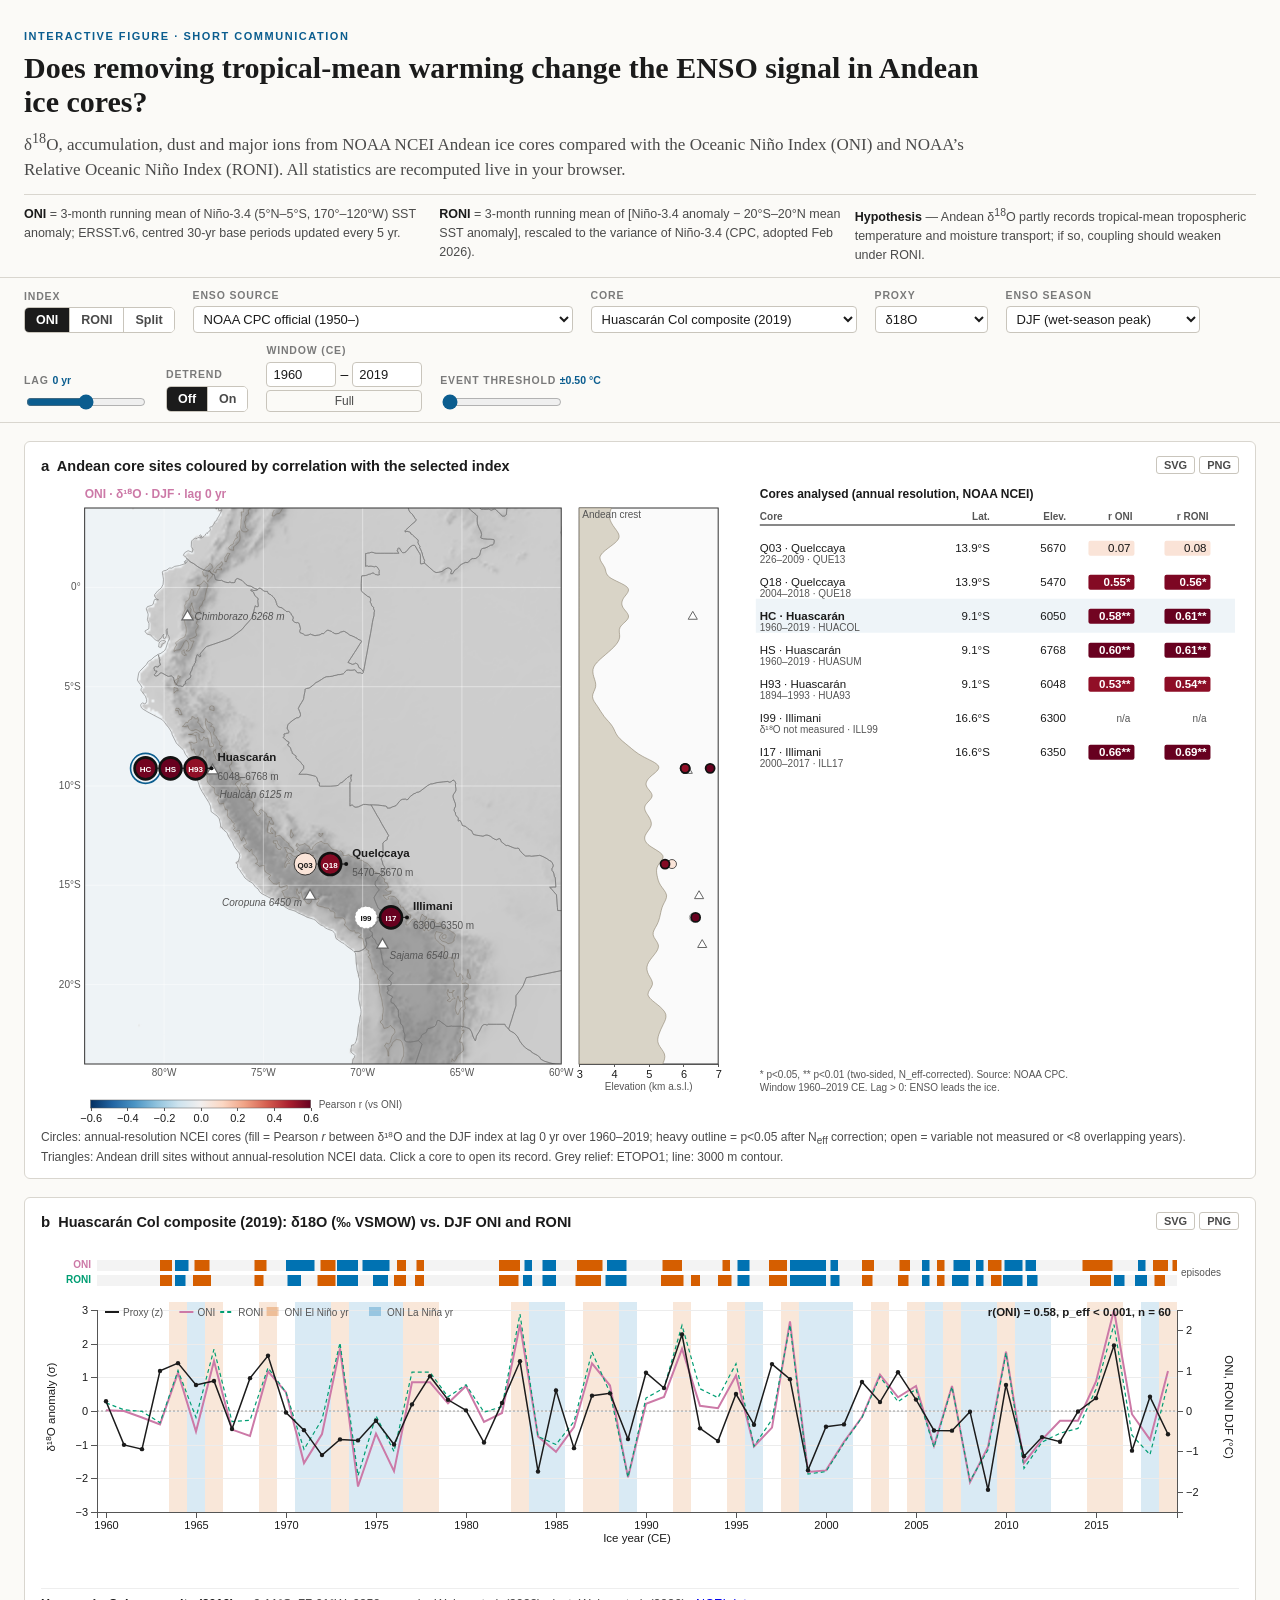
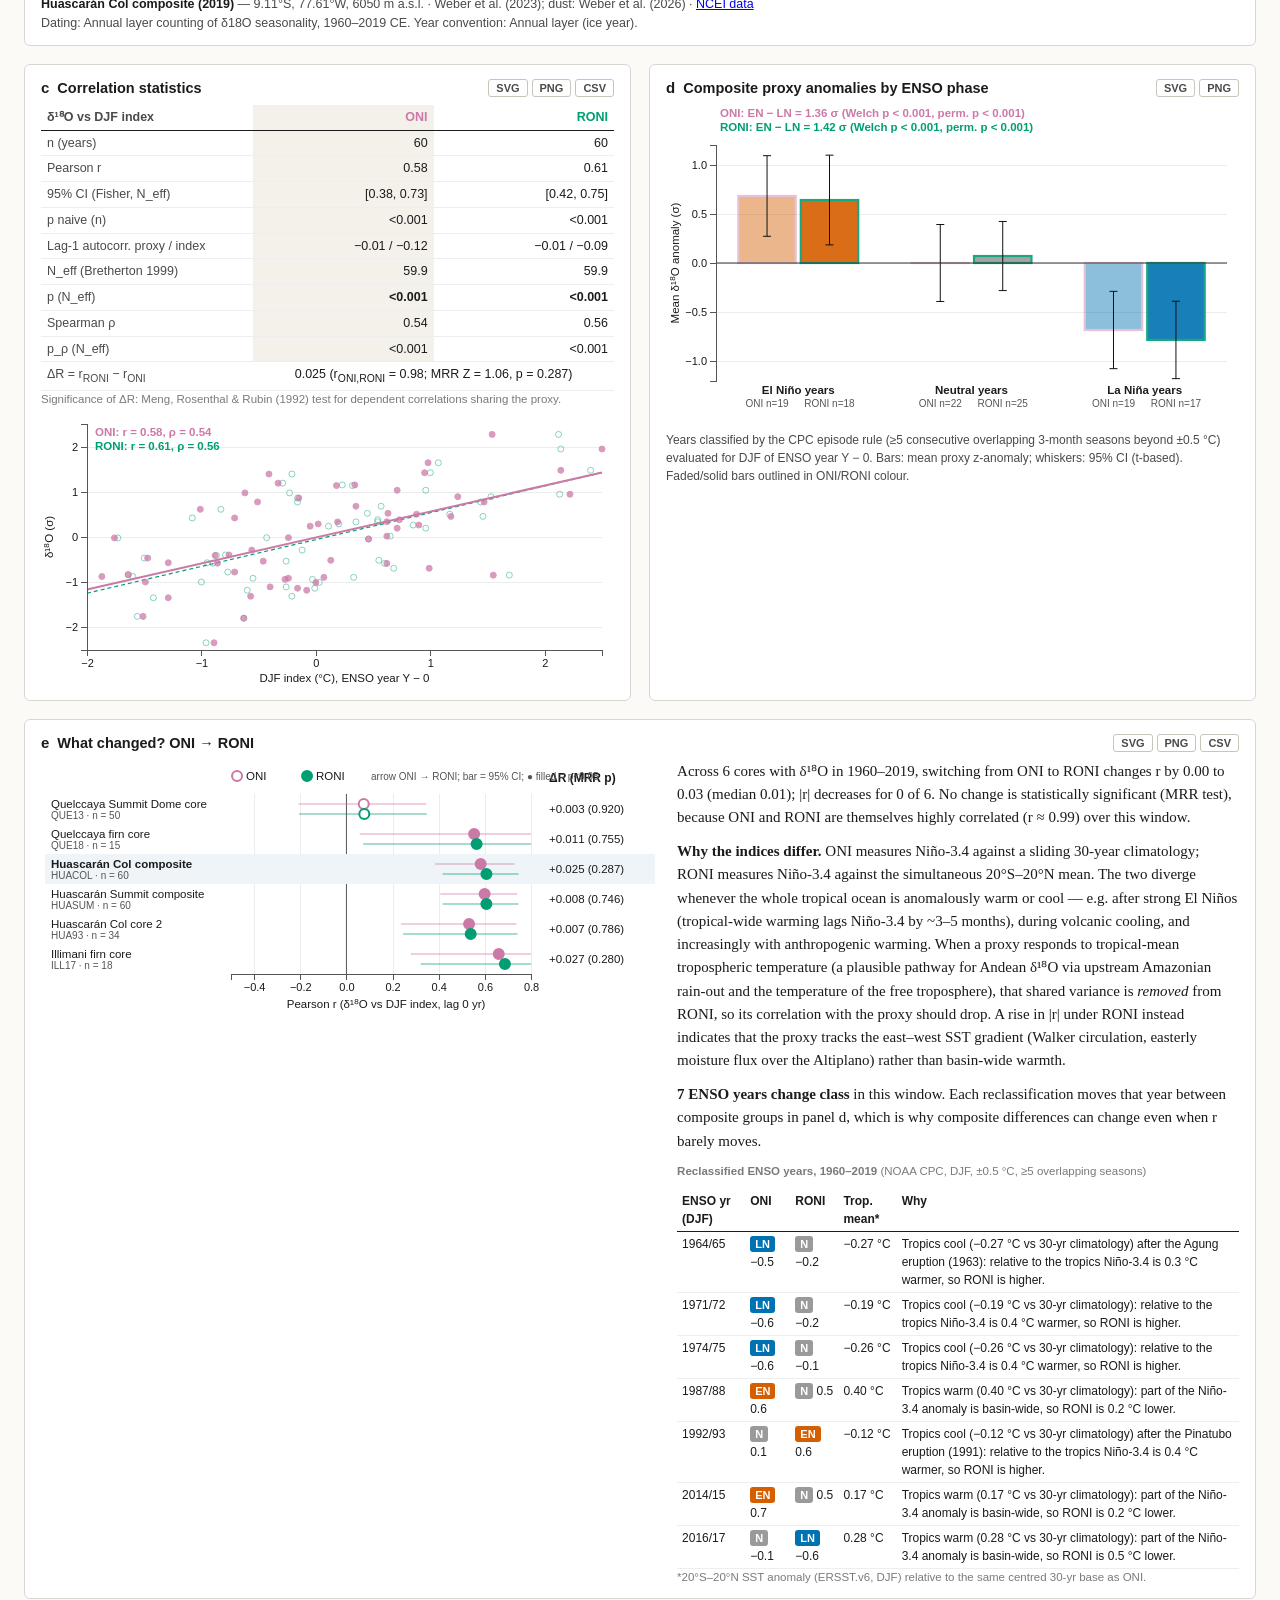
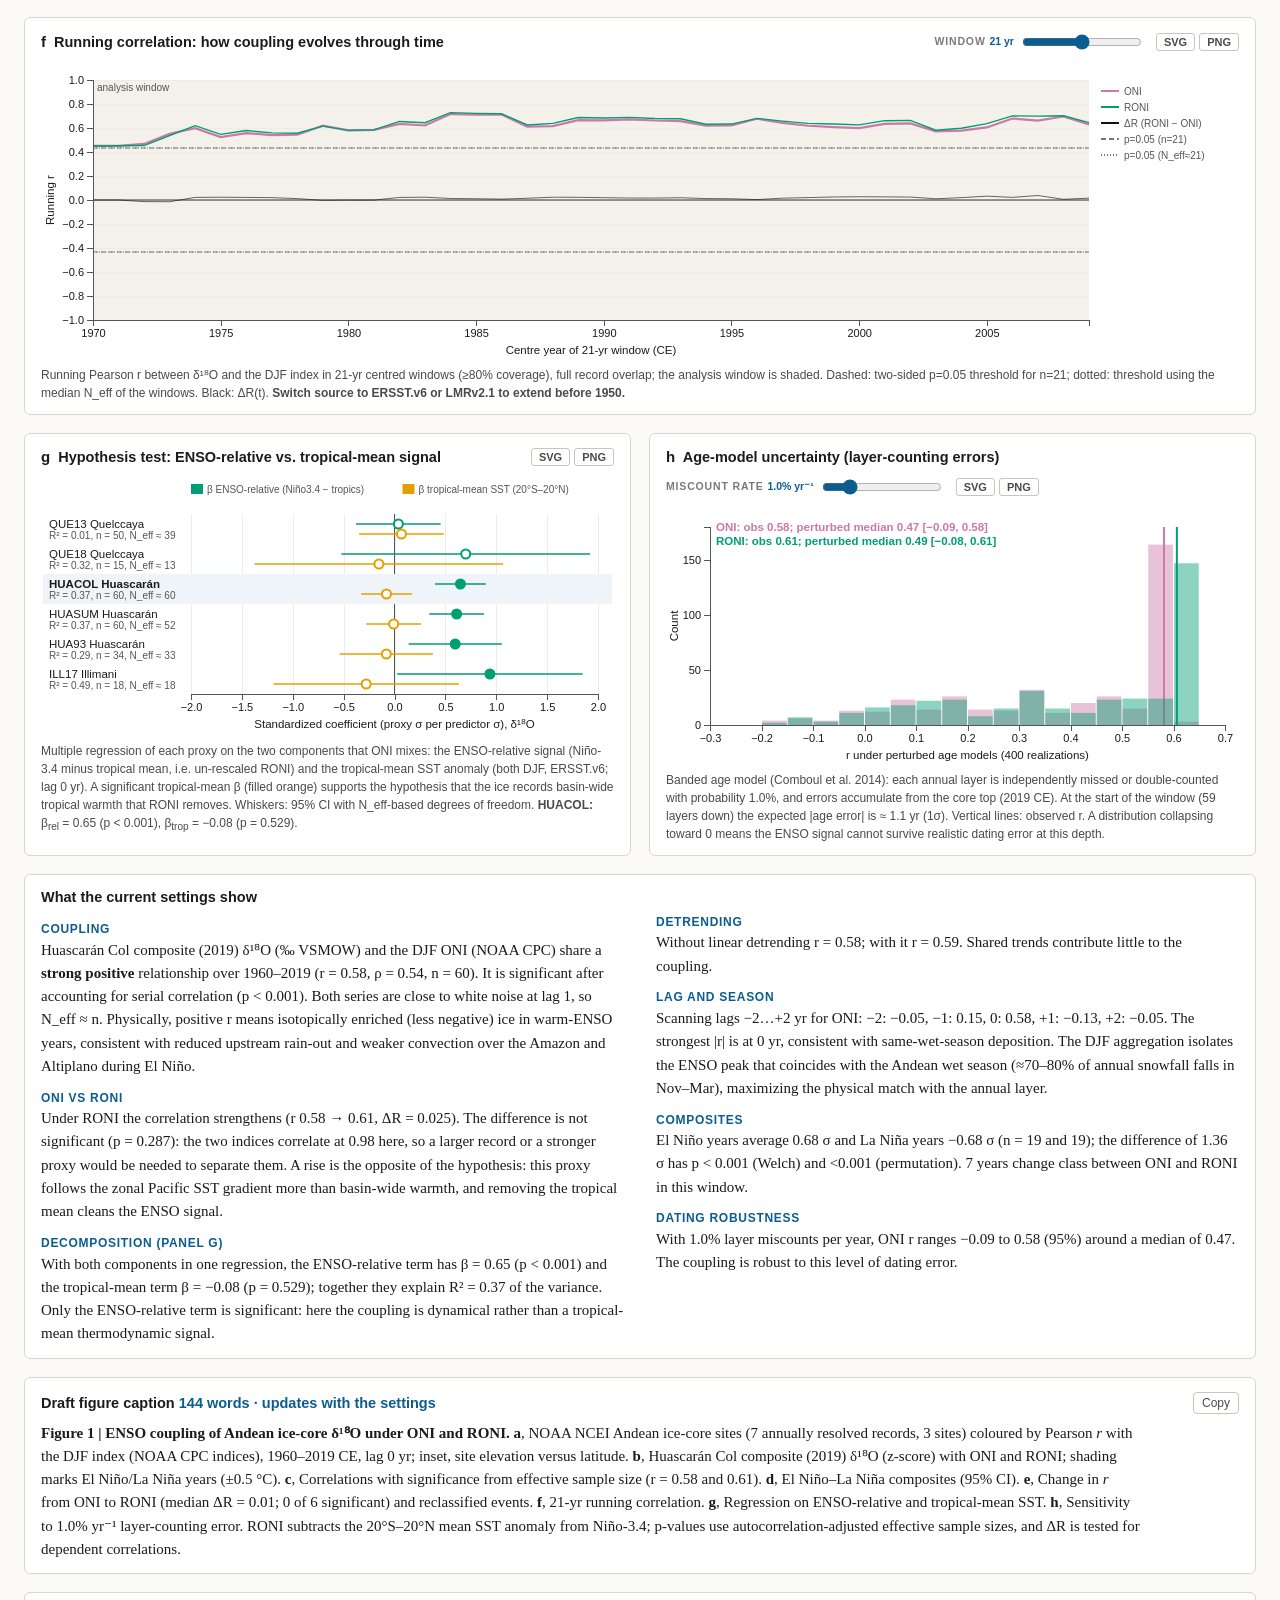
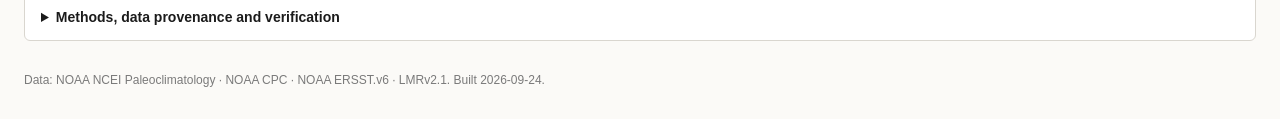
<file: app/index.html>
<!DOCTYPE html>
<html lang="en">
<head>
<meta charset="utf-8">
<meta name="viewport" content="width=device-width, initial-scale=1">
<title>Andean Ice Cores and ENSO</title>
<link rel="stylesheet" href="css/style.css?v=7">
</head>
<body>
<header class="masthead">
  <div class="kicker">Interactive figure · Short Communication</div>
  <h1>Does removing tropical-mean warming change the ENSO signal in Andean ice cores?</h1>
  <p class="dek">δ<sup>18</sup>O, accumulation, dust and major ions from NOAA NCEI Andean ice cores compared with the
    Oceanic Niño Index (ONI) and NOAA’s Relative Oceanic Niño Index (RONI). All statistics are recomputed live in your browser.</p>
  <div class="defs">
    <div><b>ONI</b> = 3-month running mean of Niño-3.4 (5°N–5°S, 170°–120°W) SST anomaly; ERSST.v6, centred 30-yr base periods updated every 5 yr.</div>
    <div><b>RONI</b> = 3-month running mean of [Niño-3.4 anomaly − 20°S–20°N mean SST anomaly], rescaled to the variance of Niño-3.4 (CPC, adopted Feb 2026).</div>
    <div><b>Hypothesis</b> — Andean δ<sup>18</sup>O partly records tropical-mean tropospheric temperature and moisture transport; if so, coupling should weaken under RONI.</div>
  </div>
</header>

<nav class="controls" id="controls" aria-label="Analysis controls">
  <div class="ctl">
    <label>Index</label>
    <div class="seg" id="ctl-mode">
      <button data-v="ONI">ONI</button><button data-v="RONI">RONI</button><button data-v="SPLIT">Split</button>
    </div>
  </div>
  <div class="ctl">
    <label for="ctl-source">ENSO source</label>
    <select id="ctl-source">
      <option value="cpc">NOAA CPC official (1950–)</option>
      <option value="ersst">ERSST.v6, same algorithm (1850–)</option>
      <option value="lmr">LMRv2.1 multi-proxy reconstruction (1–2000 CE, ensemble)</option>
    </select>
  </div>
  <div class="ctl">
    <label for="ctl-core">Core</label>
    <select id="ctl-core"></select>
  </div>
  <div class="ctl">
    <label for="ctl-var">Proxy</label>
    <select id="ctl-var">
      <option value="d18O">δ18O</option><option value="accum">Accumulation</option>
      <option value="dust">Dust</option><option value="ions">Major ions</option><option value="dexcess">d-excess</option>
    </select>
    <select id="ctl-ion" title="Ion species"></select>
  </div>
  <div class="ctl">
    <label for="ctl-season">ENSO season</label>
    <select id="ctl-season">
      <option value="djf">DJF (wet-season peak)</option>
      <option value="hydro">Hydrological year (Aug–Jul)</option>
      <option value="ann">Calendar year (Jan–Dec)</option>
      <option value="custom">Custom window…</option>
    </select>
    <span id="custom-win" class="inline">
      <select id="ctl-cm0" aria-label="Custom window start month"></select>–<select id="ctl-cm1" aria-label="Custom window end month"></select>
    </span>
  </div>
  <div class="ctl">
    <label for="ctl-lag">Lag <span id="lag-val" class="val"></span></label>
    <input type="range" id="ctl-lag" min="-2" max="2" step="1" value="0">
  </div>
  <div class="ctl">
    <label>Detrend</label>
    <div class="seg" id="ctl-detrend"><button data-v="0">Off</button><button data-v="1">On</button></div>
  </div>
  <div class="ctl">
    <label>Window (CE)</label>
    <span class="inline"><input type="number" id="ctl-y0" step="1"> – <input type="number" id="ctl-y1" step="1"></span>
    <button class="ghost" id="btn-fullwin" title="Use full overlap">Full</button>
  </div>
  <div class="ctl">
    <label for="ctl-thr">Event threshold <span id="thr-val" class="val"></span></label>
    <input type="range" id="ctl-thr" min="0.5" max="1.5" step="0.25" value="0.5">
  </div>
</nav>

<main class="grid">
  <section class="panel span2" id="panel-a">
    <div class="ph"><h2><span class="letter">a</span> Andean core sites coloured by correlation with the selected index</h2><div class="ex" data-target="fig-a"></div></div>
    <div id="fig-a" class="fig"></div>
    <p class="note" id="note-a"></p>
  </section>

  <section class="panel span2" id="panel-b">
    <div class="ph"><h2><span class="letter">b</span> <span id="title-b">Proxy vs. ENSO indices</span></h2><div class="ex" data-target="fig-b"></div></div>
    <div id="fig-b" class="fig"></div>
    <div id="core-card" class="core-card"></div>
  </section>

  <section class="panel" id="panel-c">
    <div class="ph"><h2><span class="letter">c</span> Correlation statistics</h2><div class="ex" data-target="fig-c"></div></div>
    <div id="stats-table"></div>
    <div id="fig-c" class="fig"></div>
  </section>

  <section class="panel" id="panel-d">
    <div class="ph"><h2><span class="letter">d</span> Composite proxy anomalies by ENSO phase</h2><div class="ex" data-target="fig-d"></div></div>
    <div id="fig-d" class="fig"></div>
    <p class="note" id="note-d"></p>
  </section>

  <section class="panel span2" id="panel-e">
    <div class="ph"><h2><span class="letter">e</span> What changed? ONI → RONI</h2><div class="ex" data-target="fig-e"></div></div>
    <div class="two">
      <div><div id="fig-e" class="fig"></div></div>
      <div>
        <div id="why-e" class="prose"></div>
        <div id="reclass-e"></div>
      </div>
    </div>
  </section>

  <section class="panel span2" id="panel-f">
    <div class="ph"><h2><span class="letter">f</span> Running correlation: how coupling evolves through time</h2>
      <div class="ph-ctl"><label for="ctl-runw">Window <span id="runw-val" class="val"></span></label>
        <input type="range" id="ctl-runw" min="11" max="31" step="2" value="21"></div>
      <div class="ex" data-target="fig-f"></div></div>
    <div id="fig-f" class="fig"></div>
    <p class="note" id="note-f"></p>
  </section>

  <section class="panel" id="panel-g">
    <div class="ph"><h2><span class="letter">g</span> Hypothesis test: ENSO-relative vs. tropical-mean signal</h2><div class="ex" data-target="fig-g"></div></div>
    <div id="fig-g" class="fig"></div>
    <p class="note" id="note-g"></p>
  </section>

  <section class="panel" id="panel-h">
    <div class="ph"><h2><span class="letter">h</span> Age-model uncertainty (layer-counting errors)</h2>
      <div class="ph-ctl"><label for="ctl-theta">Miscount rate <span id="theta-val" class="val"></span></label>
        <input type="range" id="ctl-theta" min="0" max="0.05" step="0.005" value="0.01"></div>
      <div class="ex" data-target="fig-h"></div></div>
    <div id="fig-h" class="fig"></div>
    <p class="note" id="note-h"></p>
  </section>

  <section class="panel span2 interp" id="panel-i">
    <div class="ph"><h2>What the current settings show</h2></div>
    <div id="interp" class="prose"></div>
  </section>

  <section class="panel span2" id="panel-cap">
    <div class="ph"><h2>Draft figure caption <span class="val" id="cap-count"></span></h2>
      <button class="ghost" id="btn-copycap">Copy</button></div>
    <p id="caption" class="caption"></p>
  </section>

  <section class="panel span2 methods" id="panel-m">
    <details>
      <summary>Methods, data provenance and verification</summary>
      <div id="methods" class="prose"></div>
    </details>
  </section>
</main>
<div id="tooltip" class="tooltip" role="status"></div>
<footer class="foot">Data: NOAA NCEI Paleoclimatology · NOAA CPC · NOAA ERSST.v6 · LMRv2.1. Built <span id="built"></span>.</footer>

<script src="vendor/d3.min.js"></script>
<script src="data/dataset.js?v=7"></script>
<script src="js/stats.js?v=7"></script>
<script src="js/app.js?v=7"></script>
</body>
</html>
</file>
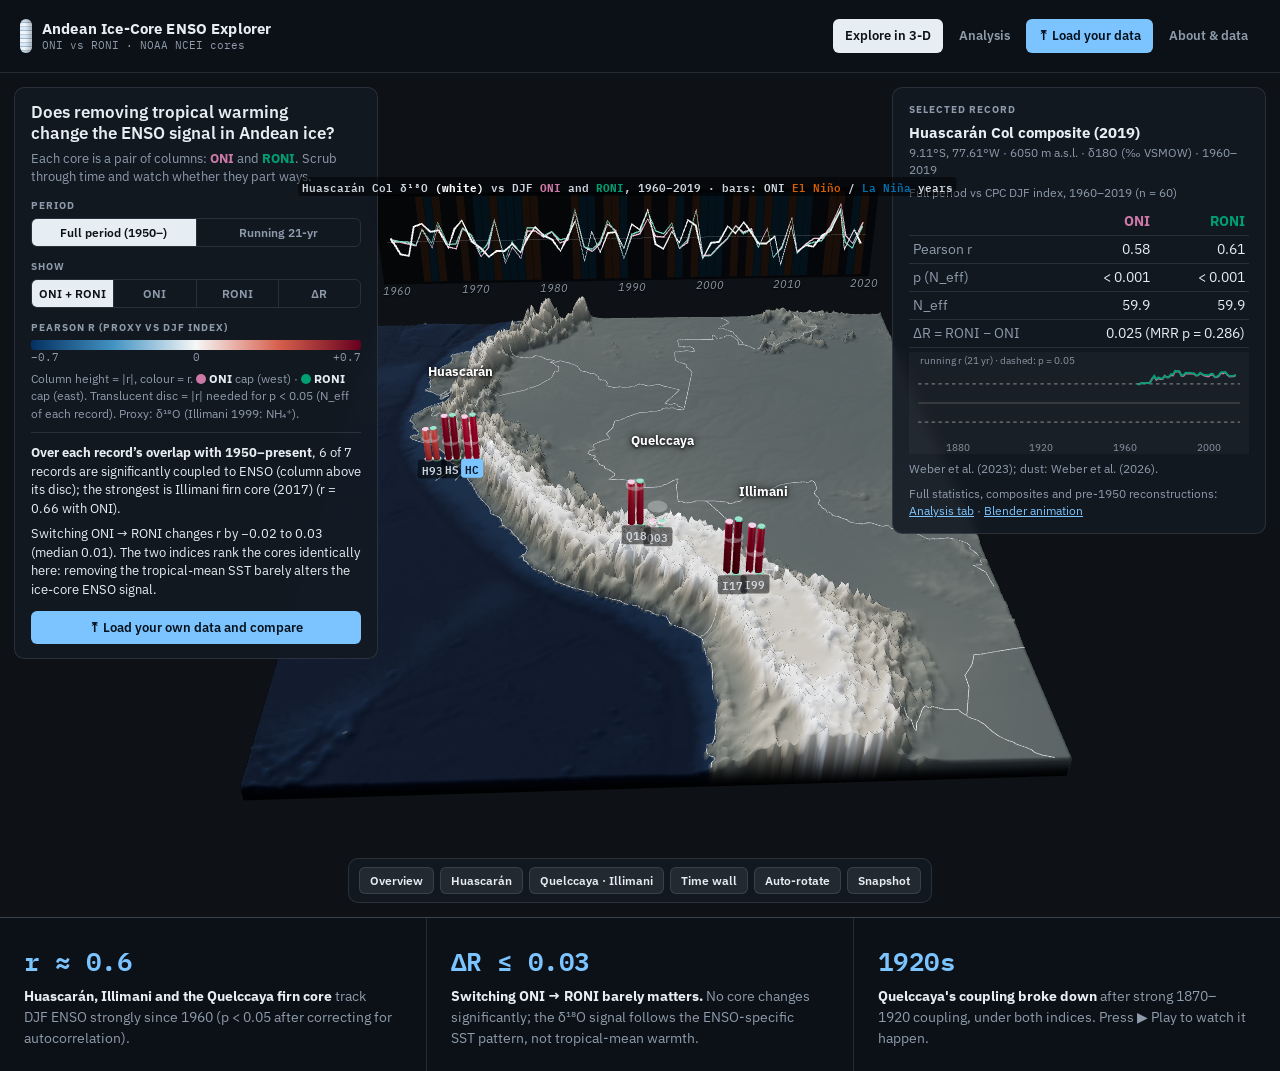
<file: docs/index.html>
<!doctype html>
<html lang="en">
<head>
<meta charset="utf-8">
<meta name="viewport" content="width=device-width, initial-scale=1, viewport-fit=cover">
<title>Andean Ice-Core ENSO Explorer</title>
<meta name="description" content="Interactive 3-D and statistical explorer of ENSO coupling in Andean ice cores under ONI and RONI.">
<link rel="preconnect" href="https://fonts.googleapis.com">
<link rel="stylesheet" href="https://fonts.googleapis.com/css2?family=IBM+Plex+Mono:wght@400;600&family=IBM+Plex+Sans:wght@400;500;600;700&family=Source+Serif+4:opsz,wght@8..60,400;8..60,600&display=swap">
<link rel="stylesheet" href="css/site.css?v=3">
<link rel="stylesheet" href="css/explore.css?v=3">
<link rel="stylesheet" href="css/analysis.css?v=3">
<link rel="stylesheet" href="css/compare.css?v=3">

</head>
<body>
<header class="bar">
  <a class="brand" href="#explore" data-tab="explore">
    <span class="brand-core" aria-hidden="true"></span>
    <span><b>Andean Ice-Core ENSO Explorer</b><span class="brand-sub">ONI vs RONI · NOAA NCEI cores</span></span>
  </a>
  <nav class="tabs" aria-label="Sections">
    <a href="#explore" data-tab="explore">Explore in 3-D</a>
    <a href="#analysis" data-tab="analysis">Analysis</a>
    <a href="#compare" data-tab="compare" class="tab-load"><span aria-hidden="true">⤒</span> Load your data</a>
    <a href="#about" data-tab="about">About &amp; data</a>
  </nav>
</header>

<!-- ============================================================ 3-D -->
<section id="explore" class="tab">
  <div id="v3stage" class="v3stage">
    <div id="stage"></div>
    <div id="labels"></div>
    <div id="loading">Loading the Blender scene (7 MB)…</div>

    <div id="left" class="v3panel">
      <h1>Does removing tropical warming change the ENSO signal in Andean ice?</h1>
      <p class="sub">Each core is a pair of columns: <b class="c-oni">ONI</b> and <b class="c-roni">RONI</b>. Scrub through time and watch whether they part ways.</p>

      <div class="lab">Period</div>
      <div class="seg" id="period"><button data-v="full">Full period (1950–)</button><button data-v="run">Running 21-yr</button></div>
      <div id="runBox" style="margin-top:8px">
        <div class="row"><span id="year">1930</span><span id="yearNote"></span></div>
        <div class="row"><button class="btn" id="play">▶ Play</button><input type="range" id="yr" min="1861" max="2015" step="1" value="1930" aria-label="Centre year of the running window"></div>
      </div>

      <div class="lab">Show</div>
      <div class="seg" id="show"><button data-v="both">ONI + RONI</button><button data-v="ONI">ONI</button><button data-v="RONI">RONI</button><button data-v="delta">ΔR</button></div>

      <div class="lab" id="cbarLab">Pearson r (proxy vs DJF index)</div>
      <div class="cbar" id="cbar"></div>
      <div class="ticks" id="cticks"><span>−0.7</span><span>0</span><span>+0.7</span></div>
      <div class="key" id="key"></div>
      <div id="story"></div>
      <a href="#compare" data-tab="compare" class="load-cta"><span aria-hidden="true">⤒</span> Load your own data and compare</a>
    </div>

    <div id="right" class="v3panel"><div id="card"><div class="muted">Click a column or a core label to open its record.</div></div></div>

    <div id="bottom" class="v3panel">
      <button class="btn" data-cam="overview">Overview</button>
      <button class="btn" data-cam="huascaran">Huascarán</button>
      <button class="btn" data-cam="south">Quelccaya · Illimani</button>
      <button class="btn" data-cam="wall">Time wall</button>
      <button class="btn" id="rotate">Auto-rotate</button>
      <button class="btn" id="shot">Snapshot</button>
    </div>
    <div id="tip"></div>
  </div>

  <div class="findings">
    <div class="finding">
      <div class="fig-num">r ≈ 0.6</div>
      <p><b>Huascarán, Illimani and the Quelccaya firn core</b> track DJF ENSO strongly since 1960 (p &lt; 0.05 after correcting for autocorrelation).</p>
    </div>
    <div class="finding">
      <div class="fig-num">ΔR ≤ 0.03</div>
      <p><b>Switching ONI → RONI barely matters.</b> No core changes significantly; the δ¹⁸O signal follows the ENSO-specific SST pattern, not tropical-mean warmth.</p>
    </div>
    <div class="finding">
      <div class="fig-num">1920s</div>
      <p><b>Quelccaya's coupling broke down</b> after strong 1870–1920 coupling, under both indices. Press ▶ Play to watch it happen.</p>
    </div>
  </div>
</section>

<!-- ============================================================ 2-D -->
<section id="analysis" class="tab" hidden>
<header class="masthead">
  <div class="kicker">Interactive figure · Short Communication</div>
  <h1>Does removing tropical-mean warming change the ENSO signal in Andean ice cores?</h1>
  <p class="dek">δ<sup>18</sup>O, accumulation, dust and major ions from NOAA NCEI Andean ice cores compared with the
    Oceanic Niño Index (ONI) and NOAA’s Relative Oceanic Niño Index (RONI). All statistics are recomputed live in your browser.</p>
  <div class="defs">
    <div><b>ONI</b> = 3-month running mean of Niño-3.4 (5°N–5°S, 170°–120°W) SST anomaly; ERSST.v6, centred 30-yr base periods updated every 5 yr.</div>
    <div><b>RONI</b> = 3-month running mean of [Niño-3.4 anomaly − 20°S–20°N mean SST anomaly], rescaled to the variance of Niño-3.4 (CPC, adopted Feb 2026).</div>
    <div><b>Hypothesis</b> — Andean δ<sup>18</sup>O partly records tropical-mean tropospheric temperature and moisture transport; if so, coupling should weaken under RONI.</div>
  </div>
</header>

<nav class="controls" id="controls" aria-label="Analysis controls">
  <div class="ctl">
    <label>Index</label>
    <div class="seg" id="ctl-mode">
      <button data-v="ONI">ONI</button><button data-v="RONI">RONI</button><button data-v="SPLIT">Split</button>
    </div>
  </div>
  <div class="ctl">
    <label for="ctl-source">ENSO source</label>
    <select id="ctl-source">
      <option value="cpc">NOAA CPC official (1950–)</option>
      <option value="ersst">ERSST.v6, same algorithm (1850–)</option>
      <option value="lmr">LMRv2.1 multi-proxy reconstruction (1–2000 CE, ensemble)</option>
    </select>
  </div>
  <div class="ctl">
    <label for="ctl-core">Core</label>
    <select id="ctl-core"></select>
  </div>
  <div class="ctl">
    <label for="ctl-var">Proxy</label>
    <select id="ctl-var">
      <option value="d18O">δ18O</option><option value="accum">Accumulation</option>
      <option value="dust">Dust</option><option value="ions">Major ions</option><option value="dexcess">d-excess</option>
    </select>
    <select id="ctl-ion" title="Ion species"></select>
  </div>
  <div class="ctl">
    <label for="ctl-season">ENSO season</label>
    <select id="ctl-season">
      <option value="djf">DJF (wet-season peak)</option>
      <option value="hydro">Hydrological year (Aug–Jul)</option>
      <option value="ann">Calendar year (Jan–Dec)</option>
      <option value="custom">Custom window…</option>
    </select>
    <span id="custom-win" class="inline">
      <select id="ctl-cm0" aria-label="Custom window start month"></select>–<select id="ctl-cm1" aria-label="Custom window end month"></select>
    </span>
  </div>
  <div class="ctl">
    <label for="ctl-lag">Lag <span id="lag-val" class="val"></span></label>
    <input type="range" id="ctl-lag" min="-2" max="2" step="1" value="0">
  </div>
  <div class="ctl">
    <label>Detrend</label>
    <div class="seg" id="ctl-detrend"><button data-v="0">Off</button><button data-v="1">On</button></div>
  </div>
  <div class="ctl">
    <label>Window (CE)</label>
    <span class="inline"><input type="number" id="ctl-y0" step="1"> – <input type="number" id="ctl-y1" step="1"></span>
    <button class="ghost" id="btn-fullwin" title="Use full overlap">Full</button>
  </div>
  <div class="ctl"><label>Your own record</label><a href="#compare" data-tab="compare" class="load-btn">⤒ Load your data</a></div>
  <div class="ctl">
    <label for="ctl-thr">Event threshold <span id="thr-val" class="val"></span></label>
    <input type="range" id="ctl-thr" min="0.5" max="1.5" step="0.25" value="0.5">
  </div>
</nav>

<main class="grid">
  <section class="panel span2" id="panel-a">
    <div class="ph"><h2><span class="letter">a</span> Andean core sites coloured by correlation with the selected index</h2><div class="ex" data-target="fig-a"></div></div>
    <div id="fig-a" class="fig"></div>
    <p class="note" id="note-a"></p>
  </section>

  <section class="panel span2" id="panel-b">
    <div class="ph"><h2><span class="letter">b</span> <span id="title-b">Proxy vs. ENSO indices</span></h2><div class="ex" data-target="fig-b"></div></div>
    <div id="fig-b" class="fig"></div>
    <div id="core-card" class="core-card"></div>
  </section>

  <section class="panel" id="panel-c">
    <div class="ph"><h2><span class="letter">c</span> Correlation statistics</h2><div class="ex" data-target="fig-c"></div></div>
    <div id="stats-table"></div>
    <div id="fig-c" class="fig"></div>
  </section>

  <section class="panel" id="panel-d">
    <div class="ph"><h2><span class="letter">d</span> Composite proxy anomalies by ENSO phase</h2><div class="ex" data-target="fig-d"></div></div>
    <div id="fig-d" class="fig"></div>
    <p class="note" id="note-d"></p>
  </section>

  <section class="panel span2" id="panel-e">
    <div class="ph"><h2><span class="letter">e</span> What changed? ONI → RONI</h2><div class="ex" data-target="fig-e"></div></div>
    <div class="two">
      <div><div id="fig-e" class="fig"></div></div>
      <div>
        <div id="why-e" class="prose"></div>
        <div id="reclass-e"></div>
      </div>
    </div>
  </section>

  <section class="panel span2" id="panel-f">
    <div class="ph"><h2><span class="letter">f</span> Running correlation: how coupling evolves through time</h2>
      <div class="ph-ctl"><label for="ctl-runw">Window <span id="runw-val" class="val"></span></label>
        <input type="range" id="ctl-runw" min="11" max="31" step="2" value="21"></div>
      <div class="ex" data-target="fig-f"></div></div>
    <div id="fig-f" class="fig"></div>
    <p class="note" id="note-f"></p>
  </section>

  <section class="panel" id="panel-g">
    <div class="ph"><h2><span class="letter">g</span> Hypothesis test: ENSO-relative vs. tropical-mean signal</h2><div class="ex" data-target="fig-g"></div></div>
    <div id="fig-g" class="fig"></div>
    <p class="note" id="note-g"></p>
  </section>

  <section class="panel" id="panel-h">
    <div class="ph"><h2><span class="letter">h</span> Age-model uncertainty (layer-counting errors)</h2>
      <div class="ph-ctl"><label for="ctl-theta">Miscount rate <span id="theta-val" class="val"></span></label>
        <input type="range" id="ctl-theta" min="0" max="0.05" step="0.005" value="0.01"></div>
      <div class="ex" data-target="fig-h"></div></div>
    <div id="fig-h" class="fig"></div>
    <p class="note" id="note-h"></p>
  </section>

  <section class="panel span2 interp" id="panel-i">
    <div class="ph"><h2>What the current settings show</h2></div>
    <div id="interp" class="prose"></div>
  </section>

  <section class="panel span2" id="panel-cap">
    <div class="ph"><h2>Draft figure caption <span class="val" id="cap-count"></span></h2>
      <button class="ghost" id="btn-copycap">Copy</button></div>
    <p id="caption" class="caption"></p>
  </section>

  <section class="panel span2 methods" id="panel-m">
    <details>
      <summary>Methods, data provenance and verification</summary>
      <div id="methods" class="prose"></div>
    </details>
  </section>
</main>
<div id="tooltip" class="tooltip" role="status"></div>

</section>

<!-- ============================================================ your data -->
<section id="compare" class="tab" hidden>
  <div class="cmp">
    <header class="cmp-head">
      <div class="cmp-kicker">Your data</div>
      <h2>Compare your own record with ENSO and the Andean ice cores</h2>
      <p class="cmp-dek">Load any annual, monthly or sub-annual time series: an ice or firn core, a lake record, a tree-ring chronology, station precipitation or river discharge. It is correlated with ONI and RONI (1850–present, or 1–2000 CE from the LMRv2.1 reconstruction), tropical-mean SST, and every NOAA NCEI Andean ice-core series, using the same statistics as the Analysis tab. <b>Your file is read in this browser tab and never uploaded.</b></p>
    </header>

    <div class="cmp-grid">
      <!-- load -->
      <section class="card" id="cmp-load">
        <h3>1 · Load a series</h3>
        <label id="cmp-drop" class="drop" for="cmp-file">
          <input type="file" id="cmp-file" accept=".csv,.tsv,.txt,.dat,text/csv,text/plain">
          <b>Drop a file here</b> or <u>choose a file</u>
          <span class="small">CSV, TSV or NOAA template .txt · lines starting with # are ignored · first row may be a header</span>
        </label>
        <details class="paste">
          <summary>…or paste values</summary>
          <textarea id="cmp-paste" rows="6" placeholder="year,value&#10;1950,-17.2&#10;1951,-16.8&#10;…"></textarea>
          <button class="pbtn" id="cmp-paste-go">Use pasted values</button>
        </details>
        <div class="ex-row"><span class="small">Or try an example:</span> <span id="cmp-examples"></span></div>
        <div class="small file-name">Loaded: <span id="cmp-file-name">—</span></div>
      </section>

      <!-- map columns -->
      <section class="card" id="cmp-map">
        <h3>2 · Check the columns</h3>
        <div class="fields">
          <label>Year / date column<select id="cmp-ycol"></select></label>
          <label>Month column (optional)<select id="cmp-mcol"></select></label>
          <label>Value column<select id="cmp-vcol"></select></label>
          <label class="chk"><input type="checkbox" id="cmp-bp"> Ages are years BP (1950)</label>
          <label>Missing-value codes<input type="text" id="cmp-missing" value="-999"></label>
          <label>Sub-annual → annual<select id="cmp-agg"><option value="hydro">Aug–Jul (wet-season year)</option><option value="cal">Jan–Dec</option></select></label>
          <label>Series name<input type="text" id="cmp-label"></label>
          <label>Units<input type="text" id="cmp-units" placeholder="e.g. ‰, mm, m w.e."></label>
        </div>
        <div id="cmp-preview"></div>
        <p id="cmp-msg" class="msg"></p>
      </section>
    </div>

    <div id="cmp-results">
      <!-- analysis controls -->
      <div class="cmp-ctl">
        <label>ENSO source<select id="cmp-source"><option value="cpc">NOAA CPC official (1950–)</option><option value="ersst">ERSST.v6, CPC algorithm (1850–)</option><option value="lmr">LMRv2.1 reconstruction (1–2000 CE)</option></select></label>
        <label>ENSO season<select id="cmp-season"><option value="djf">DJF (wet-season peak)</option><option value="hydro">Aug–Jul</option><option value="ann">Jan–Dec</option><option value="custom">Custom…</option></select>
          <span id="cmp-custom" hidden><select id="cmp-cm0" aria-label="Start month"></select>–<select id="cmp-cm1" aria-label="End month"></select></span></label>
        <label>Lag <b id="cmp-lag-v">0 yr</b><input type="range" id="cmp-lag" min="-5" max="5" step="1" value="0"></label>
        <label class="chk"><input type="checkbox" id="cmp-detrend"> Detrend both series</label>
        <label>Window (CE)<span class="inl"><input type="number" id="cmp-y0"> – <input type="number" id="cmp-y1"></span></label>
        <label>Running window <b id="cmp-runw-v">21 yr</b><input type="range" id="cmp-runw" min="11" max="51" step="2" value="21"></label>
        <button class="pbtn" id="cmp-csv">Aligned data (CSV)</button>
      </div>

      <div class="cmp-panels">
        <section class="card wide">
          <div class="card-h"><h3>ENSO coupling of your series: ONI vs RONI</h3><span class="xb"><button data-cmp-export="cmp-enso-fig" data-kind="svg">SVG</button><button data-cmp-export="cmp-enso-fig" data-kind="png">PNG</button></span></div>
          <div class="two-col">
            <div id="cmp-enso-table"></div>
            <div id="cmp-interp" class="interp-txt"></div>
          </div>
          <div id="cmp-enso-fig" class="figbox"></div>
        </section>

        <section class="card">
          <div class="card-h"><h3>Lag correlation (−5 … +5 yr)</h3><span class="xb"><button data-cmp-export="cmp-lag-fig" data-kind="svg">SVG</button><button data-cmp-export="cmp-lag-fig" data-kind="png">PNG</button></span></div>
          <div id="cmp-lag-fig" class="figbox"></div>
          <p class="small" id="cmp-lag-note"></p>
        </section>

        <section class="card">
          <div class="card-h"><h3>El Niño / La Niña composites</h3><span class="xb"><button data-cmp-export="cmp-comp-fig" data-kind="svg">SVG</button><button data-cmp-export="cmp-comp-fig" data-kind="png">PNG</button></span></div>
          <div id="cmp-comp-fig" class="figbox"></div>
        </section>

        <section class="card wide">
          <div class="card-h"><h3>Running correlation with ONI and RONI</h3><span class="xb"><button data-cmp-export="cmp-run-fig" data-kind="svg">SVG</button><button data-cmp-export="cmp-run-fig" data-kind="png">PNG</button></span></div>
          <div id="cmp-run-fig" class="figbox"></div>
        </section>

        <section class="card wide">
          <div class="card-h"><h3>Screen against every historical series</h3></div>
          <div id="cmp-screen"></div>
        </section>

        <section class="card wide" id="cmp-target-card">
          <div class="card-h"><h3>Detailed comparison</h3><span class="xb"><button data-cmp-export="cmp-tgt-fig" data-kind="svg">SVG</button><button data-cmp-export="cmp-tgt-fig" data-kind="png">PNG</button></span></div>
          <label class="tgt">Historical series<select id="cmp-target"></select></label>
          <div id="cmp-tgt-fig" class="figbox"></div>
          <p class="small" id="cmp-tgt-stats"></p>
        </section>
      </div>
    </div>
  </div>
  <div id="cmp-tip" class="cmp-tip" role="status"></div>
</section>


<!-- ============================================================ about -->
<section id="about" class="tab" hidden>
  <div class="about">
    <div class="about-main">
      <h2>What you are looking at</h2>
      <p>NOAA’s Climate Prediction Center adopted the <b>Relative Oceanic Niño Index (RONI)</b> in February 2026. RONI is the Niño-3.4 SST anomaly minus the 20°S–20°N mean SST anomaly, rescaled to Niño-3.4 variance. It removes the background tropical warming that the classic <b>ONI</b> carries. Andean ice-core δ¹⁸O partly reflects tropical-mean tropospheric temperature and moisture transport. If so, its ENSO coupling should weaken under RONI. This site tests that idea with every annually resolved Andean core in the NOAA NCEI archive.</p>

      <h2>Blender renders</h2>
      <video src="media/running.mp4" controls muted playsinline poster="media/hero_full.png"></video>
      <p class="cap">21-yr running correlations, 1861–2015 (ERSST.v6 DJF ONI/RONI recomputed with CPC’s algorithm). Column height = |r|, colour = r; the disc marks p = 0.05.</p>

      <h2>Draft figure caption</h2>
      <blockquote class="caption-q"><b>Figure 1 | Andean ice-core δ¹⁸O–ENSO coupling is largely insensitive to removing tropical-mean warming.</b> <b>a</b>, NOAA NCEI Andean ice cores with annual resolution (circles; fill, Pearson <i>r</i> with DJF ONI, 1960–2019; heavy outline, <i>p</i> &lt; 0.05 after effective-sample-size correction) and drill sites lacking annual archives (triangles); inset, elevation versus latitude. <b>b</b>, Huascarán Col δ¹⁸O (black, z-score) with DJF ONI (purple) and RONI (green); shading, El Niño (orange) and La Niña (blue) years. <b>c</b>, Correlation statistics. <b>d</b>, El Niño minus La Niña composites (95% CI). <b>e</b>, ΔR = <i>r</i>(RONI) − <i>r</i>(ONI) per core (Meng–Rosenthal–Rubin test) and reclassified events. <b>f</b>, 21-yr running correlation for Quelccaya δ¹⁸O using ERSST.v6-derived indices (dashed, 1851–2000) and 100 LMRv2.1 reconstruction members (shading, 5–95%). <b>g</b>, Standardized regression on ENSO-relative and tropical-mean SST. <b>h</b>, Correlation spread under 1% yr⁻¹ layer-counting error. RONI subtracts the 20°S–20°N mean SST anomaly from Niño-3.4, rescaled to Niño-3.4 variance.</blockquote>
    </div>

    <aside class="about-side">
      <h3>Records</h3>
      <table class="rec">
        <tr><th>Core</th><th>Proxy</th><th>Years</th></tr>
        <tr><td>Quelccaya Summit Dome</td><td>δ¹⁸O, accum., dust, 9 ions</td><td>226–2009</td></tr>
        <tr><td>Quelccaya firn 2018</td><td>δ¹⁸O, 7 ions</td><td>2004–2018</td></tr>
        <tr><td>Huascarán Col / Summit</td><td>δ¹⁸O, d-excess, accum., dust</td><td>1960–2019</td></tr>
        <tr><td>Huascarán 1993 core 2</td><td>δ¹⁸O, particles, NO₃⁻</td><td>1894–1993</td></tr>
        <tr><td>Illimani 1999</td><td>NH₄⁺</td><td>1800–1998</td></tr>
        <tr><td>Illimani firn 2017</td><td>δ¹⁸O, 7 ions</td><td>2000–2017</td></tr>
      </table>
      <p class="note-s">Sajama (only 5-m / 100-yr means), Coropuna, Hualcán and Chimborazo have no annual record in the NCEI ice-core archive; they are shown as triangles.</p>

      <h3>Verification</h3>
      <ul class="checks">
        <li>RONI recomputed from ERSST.v6 matches CPC: <span class="mono">r = 0.9994, RMSE 0.03 °C</span></li>
        <li>Statistics match SciPy on 24 quantities <span class="mono">(&lt;10⁻⁶)</span></li>
        <li>Independent Python pipeline reproduces the app’s numbers exactly for 4 configurations</li>
        <li>LMRv2.1 reconstruction skill vs instrumental: <span class="mono">r = 0.87 (ONI), 0.83 (RONI)</span></li>
      </ul>

      <h3>Sources</h3>
      <ul class="src">
        <li><a href="https://www.ncei.noaa.gov/access/paleo-search/?dataTypeId=7" target="_blank" rel="noopener">NOAA NCEI Paleoclimatology, ice cores</a></li>
        <li><a href="https://www.cpc.ncep.noaa.gov/products/analysis_monitoring/enso/roni/" target="_blank" rel="noopener">NOAA CPC: RONI</a> · <a href="https://www.cpc.ncep.noaa.gov/products/analysis_monitoring/enso/oni/v6/" target="_blank" rel="noopener">ONI v6</a></li>
        <li><a href="https://psl.noaa.gov/data/gridded/data.noaa.ersst.v5.html" target="_blank" rel="noopener">NOAA ERSST (PSL)</a></li>
        <li><a href="https://www.ncei.noaa.gov/pub/data/paleo/reconstructions/tardif2019lmr/v2_1/" target="_blank" rel="noopener">LMRv2.1 (Tardif et al. 2019)</a></li>
      </ul>
      <p class="note-s">Caveat: Quelccaya δ¹⁸O is part of the PAGES2k network assimilated by LMRv2.1, so LMR-based correlations for that core are not independent.</p>
    </aside>
  </div>
</section>

<!-- export panel (the sandbox blocks direct downloads) -->
<div id="xport" class="xport" hidden>
  <div class="xport-box" role="dialog" aria-modal="true" aria-labelledby="xport-title">
    <div class="xport-head"><b id="xport-title">Export</b><button class="btn" id="xport-close">Close</button></div>
    <p class="xport-hint" id="xport-hint"></p>
    <div id="xport-body"></div>
  </div>
</div>

<script src="vendor/d3.min.js"></script>
<script src="vendor/three.min.js"></script>
<script src="vendor/GLTFLoader.js"></script>
<script src="vendor/OrbitControls.js"></script>
<script src="vendor/CSS2DRenderer.js"></script>
<script src="js/shell.js?v=3"></script>
<script src="data/dataset.js?v=3"></script>
<script src="js/stats.js?v=3"></script>
<script src="js/app.js?v=3"></script>
<script src="js/compare.js?v=3"></script>
<script src="data/scene_data.js?v=3"></script>
<script src="js/viewer.js?v=3"></script>

</body>
</html>
</file>
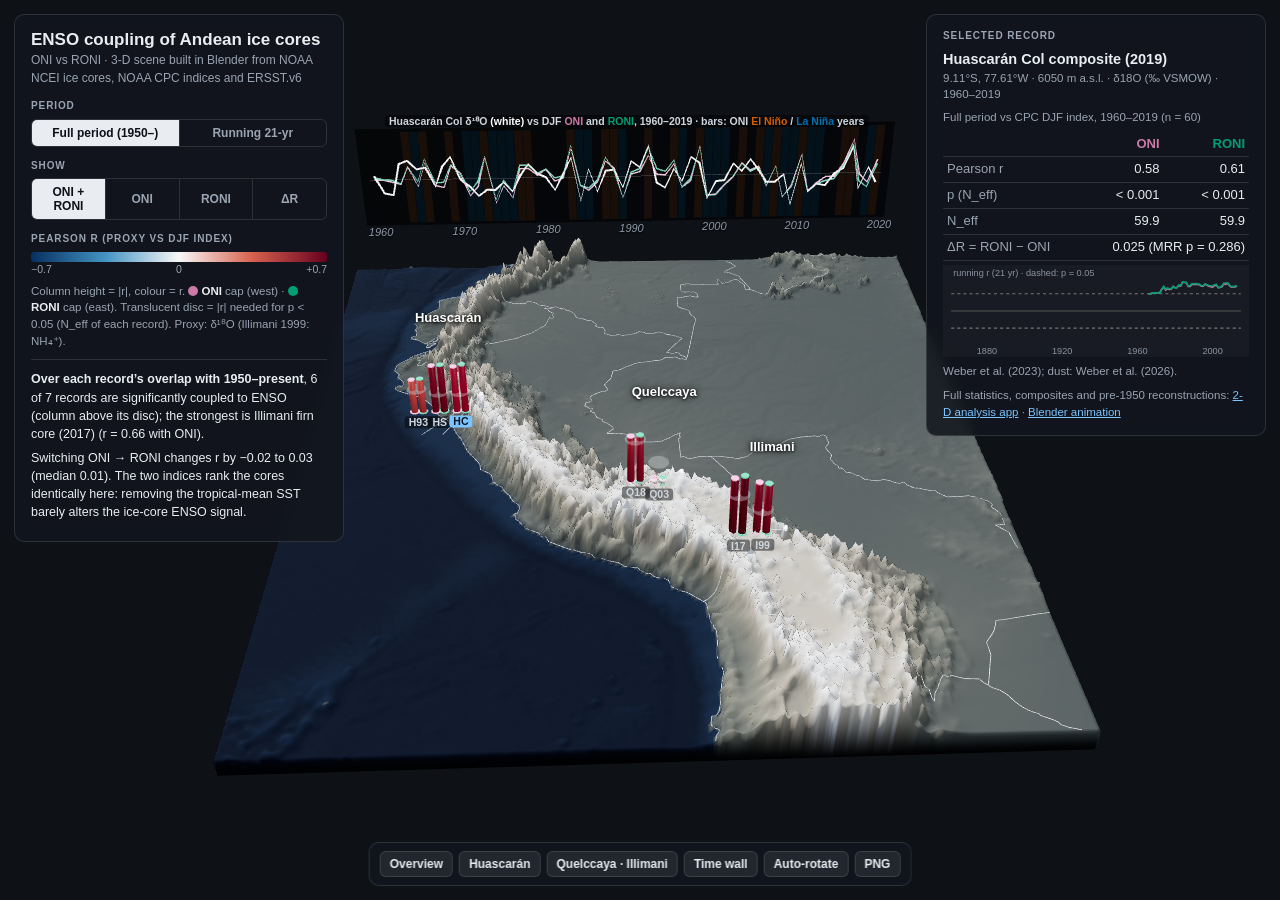
<file: blender/web/index.html>
<!DOCTYPE html>
<html lang="en">
<head>
<meta charset="utf-8">
<meta name="viewport" content="width=device-width, initial-scale=1">
<title>Andes ENSO 3D</title>
<style>
  :root { --bg: #0e1116; --panel: rgba(18, 22, 30, .86); --ink: #e9edf2; --ink2: #9aa4b2; --rule: rgba(255,255,255,.12);
          --oni: #CC79A7; --roni: #009E73; --en: #D55E00; --ln: #0072B2; --acc: #7cc4ff;
          --sans: "Helvetica Neue", Helvetica, Arial, sans-serif; }
  * { box-sizing: border-box; }
  html, body { margin: 0; height: 100%; background: var(--bg); color: var(--ink); font: 13px/1.45 var(--sans); overflow: hidden; }
  #stage { position: fixed; inset: 0; }
  #labels { position: fixed; inset: 0; pointer-events: none; }
  .lbl-site { font: 700 13px var(--sans); color: #fff; text-shadow: 0 1px 3px #000, 0 0 8px #000; }
  .lbl-core { font: 600 10.5px var(--sans); color: #cfd6df; background: rgba(0,0,0,.45); padding: 0 4px; border-radius: 3px; }
  .lbl-core.sel { color: #fff; background: var(--acc); color: #06121e; }
  .lbl-other { font: italic 11px var(--sans); color: #8e98a6; text-shadow: 0 1px 2px #000; }
  .panel { position: fixed; background: var(--panel); border: 1px solid var(--rule); border-radius: 10px; backdrop-filter: blur(6px); }
  #left { top: 14px; left: 14px; width: 330px; padding: 14px 16px; max-height: calc(100% - 28px); overflow: auto; }
  #right { top: 14px; right: 14px; width: 340px; padding: 14px 16px; max-height: calc(100% - 28px); overflow: auto; }
  h1 { font-size: 17px; margin: 0 0 2px; line-height: 1.25; }
  .sub { color: var(--ink2); margin: 0 0 10px; font-size: 12px; }
  .lab { font-size: 10px; letter-spacing: .09em; text-transform: uppercase; color: var(--ink2); font-weight: 700; margin: 12px 0 5px; }
  .seg { display: flex; border: 1px solid var(--rule); border-radius: 6px; overflow: hidden; }
  .seg button { flex: 1; font: 600 12px var(--sans); background: transparent; color: var(--ink2); border: 0; padding: 6px 4px; cursor: pointer; }
  .seg button + button { border-left: 1px solid var(--rule); }
  .seg button.on { background: var(--ink); color: #0e1116; }
  .row { display: flex; gap: 8px; align-items: center; }
  input[type=range] { flex: 1; accent-color: var(--acc); }
  button.btn { font: 600 12px var(--sans); background: rgba(255,255,255,.08); color: var(--ink); border: 1px solid var(--rule); border-radius: 6px; padding: 5px 9px; cursor: pointer; }
  button.btn:hover { background: rgba(255,255,255,.16); }
  #year { font: 700 30px var(--sans); letter-spacing: -.01em; }
  #yearNote { color: var(--ink2); font-size: 11.5px; }
  .cbar { height: 10px; border-radius: 3px; margin-top: 4px; }
  .ticks { display: flex; justify-content: space-between; color: var(--ink2); font-size: 10.5px; }
  .key { color: var(--ink2); font-size: 11.5px; margin-top: 6px; }
  .key b { color: var(--ink); }
  .sw { display: inline-block; width: 10px; height: 10px; border-radius: 50%; vertical-align: -1px; margin-right: 3px; }
  #story { margin-top: 10px; border-top: 1px solid var(--rule); padding-top: 10px; font-size: 12.5px; }
  #story p { margin: 0 0 6px; }
  table.st { width: 100%; border-collapse: collapse; font-variant-numeric: tabular-nums; margin-top: 6px; }
  table.st td, table.st th { white-space: nowrap; padding: 3px 4px; border-bottom: 1px solid var(--rule); text-align: right; }
  table.st td:first-child, table.st th:first-child { text-align: left; color: var(--ink2); font-weight: 400; }
  .muted { color: var(--ink2); font-size: 11.5px; }
  #tip { position: fixed; pointer-events: none; background: rgba(0,0,0,.85); color: #fff; padding: 5px 8px; border-radius: 5px; font-size: 12px; opacity: 0; z-index: 9; }
  #loading { position: fixed; inset: 0; display: grid; place-items: center; color: var(--ink2); font-size: 14px; }
  a { color: var(--acc); }
  #bottom { left: 50%; transform: translateX(-50%); bottom: 14px; padding: 8px 10px; display: flex; gap: 6px; flex-wrap: wrap; justify-content: center; }
  @media (max-width: 900px) {
    #left { width: auto; right: 14px; max-height: 42%; }
    #right { top: auto; bottom: 64px; left: 14px; right: 14px; width: auto; max-height: 30%; }
    #bottom { bottom: 8px; }
  }
</style>
</head>
<body>
<div id="stage"></div>
<div id="labels"></div>
<div id="loading">Loading Blender scene…</div>

<div id="left" class="panel">
  <h1>ENSO coupling of Andean ice cores</h1>
  <p class="sub">ONI vs RONI · 3-D scene built in Blender from NOAA NCEI ice cores, NOAA CPC indices and ERSST.v6</p>

  <div class="lab">Period</div>
  <div class="seg" id="period"><button data-v="full">Full period (1950–)</button><button data-v="run">Running 21-yr</button></div>
  <div id="runBox" style="margin-top:8px">
    <div class="row"><span id="year">1930</span><span id="yearNote"></span></div>
    <div class="row"><button class="btn" id="play">▶ Play</button><input type="range" id="yr" min="1861" max="2015" step="1" value="1930"></div>
  </div>

  <div class="lab">Show</div>
  <div class="seg" id="show"><button data-v="both">ONI + RONI</button><button data-v="ONI">ONI</button><button data-v="RONI">RONI</button><button data-v="delta">ΔR</button></div>

  <div class="lab" id="cbarLab">Pearson r (proxy vs DJF index)</div>
  <div class="cbar" id="cbar"></div>
  <div class="ticks" id="cticks"><span>−0.7</span><span>0</span><span>+0.7</span></div>
  <div class="key" id="key"></div>

  <div id="story"></div>
</div>

<div id="right" class="panel"><div id="card"><div class="muted">Click a column (or a core label) to open its record.</div></div></div>

<div id="bottom" class="panel">
  <button class="btn" data-cam="overview">Overview</button>
  <button class="btn" data-cam="huascaran">Huascarán</button>
  <button class="btn" data-cam="south">Quelccaya · Illimani</button>
  <button class="btn" data-cam="wall">Time wall</button>
  <button class="btn" id="rotate">Auto-rotate</button>
  <button class="btn" id="shot">PNG</button>
</div>
<div id="tip"></div>

<script src="vendor/three.min.js"></script>
<script src="vendor/GLTFLoader.js"></script>
<script src="vendor/OrbitControls.js"></script>
<script src="vendor/CSS2DRenderer.js"></script>
<script src="scene_data.js"></script>
<script src="viewer.js"></script>
</body>
</html>
</file>
<file: app/css/style.css>
:root {
  --ink: #1b1b1b; --ink2: #4a4a4a; --ink3: #7a7a7a; --rule: #d9d6cf; --paper: #fbfaf7; --card: #ffffff;
  --accent: #0b5d8f; --oni: #CC79A7; --roni: #009E73; --en: #D55E00; --ln: #0072B2;
  --serif: "Iowan Old Style", "Palatino Linotype", Palatino, Georgia, serif;
  --sans: "Helvetica Neue", Helvetica, Arial, sans-serif;
}
* { box-sizing: border-box; }
body { margin: 0; background: var(--paper); color: var(--ink); font: 14px/1.5 var(--sans); }
.masthead { max-width: 1440px; margin: 0 auto; padding: 28px 24px 12px; }
.kicker { font-size: 11px; letter-spacing: .14em; text-transform: uppercase; color: var(--accent); font-weight: 600; }
h1 { font-family: var(--serif); font-weight: 600; font-size: 30px; line-height: 1.15; margin: 6px 0 8px; max-width: 980px; }
.dek { font-family: var(--serif); font-size: 17px; color: var(--ink2); margin: 0 0 12px; max-width: 980px; }
.defs { display: grid; grid-template-columns: repeat(3, 1fr); gap: 14px; font-size: 12.5px; color: var(--ink2);
  border-top: 1px solid var(--rule); padding-top: 10px; }
.defs b { color: var(--ink); }

.controls { position: sticky; top: 0; z-index: 20; background: rgba(251,250,247,.96); backdrop-filter: blur(4px);
  border-top: 1px solid var(--rule); border-bottom: 1px solid var(--rule);
  display: flex; flex-wrap: wrap; gap: 10px 18px; padding: 10px max(24px, calc((100vw - 1392px)/2)); align-items: flex-end; }
.ctl { display: flex; flex-direction: column; gap: 3px; }
.ctl > label, .ph-ctl label { font-size: 10.5px; text-transform: uppercase; letter-spacing: .08em; color: var(--ink3); font-weight: 600; }
.val { color: var(--accent); font-weight: 700; letter-spacing: 0; text-transform: none; }
select, input[type=number] { font: 13px var(--sans); padding: 4px 6px; border: 1px solid #c9c5bc; border-radius: 4px; background: #fff; color: var(--ink); }
input[type=number] { width: 70px; }
input[type=range] { width: 120px; accent-color: var(--accent); }
.inline { display: inline-flex; gap: 4px; align-items: center; }
.seg { display: inline-flex; border: 1px solid #c9c5bc; border-radius: 5px; overflow: hidden; }
.seg button { font: 600 12.5px var(--sans); border: 0; background: #fff; padding: 5px 11px; cursor: pointer; color: var(--ink2); }
.seg button + button { border-left: 1px solid #c9c5bc; }
.seg button.on { background: var(--ink); color: #fff; }
button.ghost { font: 12px var(--sans); background: transparent; border: 1px solid #c9c5bc; border-radius: 4px; padding: 3px 8px; cursor: pointer; color: var(--ink2); }
button.ghost:hover { border-color: var(--ink2); color: var(--ink); }

.grid { max-width: 1440px; margin: 0 auto; padding: 18px 24px 30px; display: grid; grid-template-columns: 1fr 1fr; gap: 18px; }
.panel { background: var(--card); border: 1px solid var(--rule); border-radius: 6px; padding: 14px 16px 12px; min-width: 0; }
.span2 { grid-column: span 2; }
.ph { display: flex; align-items: center; gap: 12px; margin-bottom: 8px; flex-wrap: wrap; }
.ph h2 { font: 600 14.5px var(--sans); margin: 0; flex: 1 1 auto; }
.ph-ctl { display: flex; align-items: center; gap: 6px; }
.letter { display: inline-block; font: 700 15px var(--sans); margin-right: 4px; }
.ex { display: flex; gap: 4px; }
.ex button { font: 600 11px var(--sans); border: 1px solid #c9c5bc; background: #fff; border-radius: 3px; padding: 2px 7px; cursor: pointer; color: var(--ink2); }
.ex button:hover { background: var(--ink); color: #fff; }
.fig { width: 100%; }
.fig svg { display: block; width: 100%; height: auto; }
.note { font-size: 12px; color: var(--ink2); margin: 6px 0 0; }
.two { display: grid; grid-template-columns: 1.1fr 1fr; gap: 18px; }
.prose { font-family: var(--serif); font-size: 15px; line-height: 1.55; color: var(--ink); }
.prose p { margin: 0 0 .7em; }
.prose .k { font-family: var(--sans); font-size: 12px; font-weight: 700; letter-spacing: .06em; text-transform: uppercase; color: var(--accent); display: block; margin-top: .6em; }
.interp .prose { columns: 2; column-gap: 32px; }
.interp .prose p { break-inside: avoid; }
.caption { font-family: var(--serif); font-size: 15px; line-height: 1.55; margin: 0; max-width: 1100px; }
.methods summary { cursor: pointer; font-weight: 600; }
.methods .prose { font-size: 14px; columns: 2; column-gap: 32px; margin-top: 10px; }
.methods code { font-size: 12px; background: #f1efe9; padding: 0 3px; border-radius: 2px; }

table.st { width: 100%; border-collapse: collapse; font-size: 12.5px; font-variant-numeric: tabular-nums; }
table.st th, table.st td { padding: 3px 6px; text-align: right; border-bottom: 1px solid #eee; }
table.st th:first-child, table.st td:first-child { text-align: left; color: var(--ink2); }
table.st thead th { border-bottom: 1.5px solid var(--ink); font-weight: 700; }
table.st td.sel, table.st th.sel { background: #f4f1ea; }
table.st .sig { font-weight: 700; }
.small { font-size: 11.5px; color: var(--ink3); }
.reclass { width: 100%; border-collapse: collapse; font-size: 12px; margin-top: 8px; font-variant-numeric: tabular-nums; }
.reclass th, .reclass td { padding: 3px 5px; border-bottom: 1px solid #eee; text-align: left; vertical-align: top; }
.reclass thead th { border-bottom: 1.5px solid var(--ink); }
.chip { display: inline-block; padding: 0 5px; border-radius: 3px; font-weight: 700; font-size: 11px; color: #fff; }
.chip.EN { background: var(--en); } .chip.LN { background: var(--ln); } .chip.N { background: #9a9a9a; }
.core-card { font-size: 12.5px; color: var(--ink2); margin-top: 6px; border-top: 1px solid #eee; padding-top: 6px; }
.core-card b { color: var(--ink); }
.warn { color: #8a4b00; }
.tooltip { position: fixed; pointer-events: none; background: rgba(20,20,20,.92); color: #fff; font: 12px/1.4 var(--sans);
  padding: 6px 8px; border-radius: 4px; opacity: 0; transition: opacity .1s; z-index: 50; max-width: 280px; }
.foot { max-width: 1440px; margin: 0 auto; padding: 0 24px 30px; color: var(--ink3); font-size: 12px; }

@media (max-width: 1100px) {
  .grid { grid-template-columns: 1fr; } .span2 { grid-column: span 1; }
  .two { grid-template-columns: 1fr; } .defs { grid-template-columns: 1fr; }
  .interp .prose, .methods .prose { columns: 1; }
}
@media (max-width: 700px) {
  .controls { position: static; }
  .masthead, .grid { padding-left: 16px; padding-right: 16px; } h1 { font-size: 23px; }
  .controls { padding: 8px 16px; }
}
</file>
<file: docs/css/site.css>
/* Site shell — deliberately single-theme: a night-sky shell around the 3-D scene; the analysis tab is a light
   "manuscript" surface because its panels are publication figures. Every colour is painted explicitly. */
:root {
  color-scheme: dark;
  --night: #0c1117; --night2: #131a23; --line: rgba(214, 228, 243, .12); --ice: #e6edf3; --mist: #8e9bab;
  --glacier: #7cc4ff; --oni: #CC79A7; --roni: #009E73; --en: #D55E00; --ln: #0072B2;
  --paper: #f7f6f2; --paper-ink: #1b1d20;
  --ui: "IBM Plex Sans", "Helvetica Neue", Arial, sans-serif;
  --mono: "IBM Plex Mono", ui-monospace, Menlo, monospace;
  --serif: "Source Serif 4", Georgia, "Times New Roman", serif;
  --barH: 56px;
}
[hidden] { display: none !important; }
.tab { scroll-margin-top: calc(var(--barH) + 8px); }
html, body { background: var(--night); color: var(--ice); }
body { font: 14px/1.5 var(--ui); margin: 0; }
a { color: var(--glacier); }
:focus-visible { outline: 2px solid var(--glacier); outline-offset: 2px; }

.bar { position: sticky; top: env(safe-area-inset-top, 0px); z-index: 40; display: flex; align-items: center; gap: 16px;
  min-height: var(--barH); padding: 8px 20px; background: rgba(12, 17, 23, .94); backdrop-filter: blur(6px); border-bottom: 1px solid var(--line); flex-wrap: wrap; }
.brand { display: flex; align-items: center; gap: 10px; color: var(--ice); text-decoration: none; margin-right: auto; }
.brand b { font-size: 15px; letter-spacing: .01em; display: block; line-height: 1.2; }
.brand-sub { display: block; font: 11px var(--mono); color: var(--mist); }
/* an ice core: annual layers as bands */
.brand-core { width: 12px; height: 34px; border-radius: 6px; flex: none;
  background: repeating-linear-gradient(180deg, #dbe9f5 0 3px, #9fbad3 3px 4px, #eef5fb 4px 7px, #b9cde0 7px 8px); box-shadow: inset -3px 0 4px rgba(0,0,0,.25); }
.tabs { display: flex; gap: 4px; flex-wrap: wrap; }
.tabs a { color: var(--mist); text-decoration: none; font-weight: 600; font-size: 13px; padding: 7px 12px; border-radius: 6px; }
.tabs a:hover { color: var(--ice); background: rgba(255,255,255,.06); }
.tabs a.on { color: var(--night); background: var(--ice); }
.tabs a.tab-load { color: #06121e; background: var(--glacier); }
.tabs a.tab-load:hover { background: #a6d7ff; color: #06121e; }
.tabs a.tab-load.on { background: var(--ice); }
.load-cta { display: block; margin-top: 12px; text-align: center; font: 600 13px var(--ui); color: #06121e; background: var(--glacier); border-radius: 6px; padding: 8px 10px; text-decoration: none; }
.load-cta:hover { background: #a6d7ff; }

.btn { font: 600 12px var(--ui); background: rgba(255,255,255,.08); color: var(--ice); border: 1px solid var(--line); border-radius: 6px; padding: 5px 10px; cursor: pointer; }
.btn:hover { background: rgba(255,255,255,.16); }

/* findings band under the 3-D stage */
.findings { display: grid; grid-template-columns: repeat(3, 1fr); gap: 1px; background: var(--line); border-top: 1px solid var(--line); }
.finding { background: var(--night); padding: 22px 24px; }
.finding p { margin: 6px 0 0; color: var(--mist); max-width: 46ch; }
.finding b { color: var(--ice); }
.fig-num { font: 600 26px var(--mono); color: var(--glacier); letter-spacing: -.02em; }

/* about */
.about { display: grid; grid-template-columns: minmax(0, 1.6fr) minmax(0, 1fr); gap: 40px; max-width: 1280px; margin: 0 auto; padding: 32px 24px 60px; }
.about h2 { font: 600 20px var(--ui); margin: 28px 0 10px; text-wrap: balance; }
.about h2:first-child { margin-top: 0; }
.about h3 { font: 600 11px var(--ui); letter-spacing: .12em; text-transform: uppercase; color: var(--mist); margin: 24px 0 8px; }
.about h3:first-child { margin-top: 0; }
.about-main p { font: 17px/1.6 var(--serif); max-width: 68ch; color: #d5dde6; }
.about video { width: 100%; max-width: 100%; border-radius: 8px; border: 1px solid var(--line); background: #000; display: block; }
.cap { font: 13px/1.5 var(--ui) !important; color: var(--mist) !important; }
.caption-q { margin: 0; padding: 16px 18px; border: 1px solid var(--line); border-radius: 8px; background: var(--night2); font: 15px/1.6 var(--serif); color: #d5dde6; }
.rec { width: 100%; border-collapse: collapse; font-size: 12.5px; }
.rec th, .rec td { text-align: left; padding: 5px 6px; border-bottom: 1px solid var(--line); vertical-align: top; }
.rec th { color: var(--mist); font-weight: 600; }
.rec td:last-child { font-family: var(--mono); white-space: nowrap; }
.note-s { color: var(--mist); font-size: 12.5px; }
.checks, .src { padding-left: 18px; margin: 0; display: grid; gap: 6px; }
.mono { font-family: var(--mono); font-size: 12px; color: var(--glacier); }

/* export panel */
.xport { position: fixed; inset: 0; z-index: 80; background: rgba(4, 8, 12, .72); display: grid; place-items: center; padding: 16px; }
.xport-box { background: var(--night2); border: 1px solid var(--line); border-radius: 10px; padding: 14px 16px; width: min(1100px, 100%); max-height: 90vh; overflow: auto; }
.xport-head { display: flex; justify-content: space-between; align-items: center; gap: 12px; }
.xport-hint { color: var(--mist); margin: 6px 0 10px; }
.xport-box img { max-width: 100%; background: #fff; border-radius: 4px; display: block; }
.xport-box textarea { width: 100%; height: 50vh; font: 12px var(--mono); background: #0a0e13; color: var(--ice); border: 1px solid var(--line); border-radius: 6px; margin-bottom: 8px; }

@media (max-width: 900px) {
  .findings { grid-template-columns: 1fr; }
  .about { grid-template-columns: 1fr; gap: 16px; padding-inline: 16px; }
  .bar { padding-inline: 16px; }
}
@media (prefers-reduced-motion: reduce) { * { scroll-behavior: auto !important; transition: none !important; } }
</file>
<file: docs/css/explore.css>
/* 3-D explorer, scoped to #explore */
#explore .v3stage { position: relative; height: calc(100vh - var(--barH)); min-height: 620px; overflow: hidden; background: var(--night); }
#explore #stage, #explore #labels { position: absolute; inset: 0; }
#explore #labels { pointer-events: none; }
#explore #stage canvas { display: block; touch-action: none; }
#explore .lbl-site { font: 700 13px var(--ui); color: #fff; text-shadow: 0 1px 3px #000, 0 0 8px #000; }
#explore .lbl-core { font: 600 10.5px var(--mono); color: #cfd6df; background: rgba(0,0,0,.5); padding: 0 4px; border-radius: 3px; }
#explore .lbl-core.sel { background: var(--glacier); color: #06121e; }
#explore .lbl-other { font: italic 11px var(--ui); color: #8e98a6; text-shadow: 0 1px 2px #000; }
#explore .v3panel { position: absolute; background: rgba(19, 26, 35, .88); border: 1px solid var(--line); border-radius: 10px; backdrop-filter: blur(6px); }
#explore #left { top: 14px; left: 14px; width: 330px; padding: 14px 16px; max-height: calc(100% - 90px); overflow: auto; }
#explore #right { top: 14px; right: 14px; width: 340px; padding: 14px 16px; max-height: calc(100% - 90px); overflow: auto; }
#explore #bottom { left: 50%; transform: translateX(-50%); bottom: 14px; padding: 8px 10px; display: flex; gap: 6px; flex-wrap: wrap; justify-content: center; width: max-content; max-width: calc(100% - 28px); }
#explore h1 { font: 600 17px/1.25 var(--ui); margin: 0 0 4px; text-wrap: balance; }
#explore .sub { color: var(--mist); margin: 0 0 8px; font-size: 12.5px; }
#explore .c-oni { color: var(--oni); } #explore .c-roni { color: var(--roni); }
#explore .lab { font-size: 10px; letter-spacing: .1em; text-transform: uppercase; color: var(--mist); font-weight: 700; margin: 12px 0 5px; }
#explore .seg { display: flex; border: 1px solid var(--line); border-radius: 6px; overflow: hidden; }
#explore .seg button { flex: 1; font: 600 12px var(--ui); background: transparent; color: var(--mist); border: 0; padding: 6px 4px; cursor: pointer; }
#explore .seg button + button { border-left: 1px solid var(--line); }
#explore .seg button.on { background: var(--ice); color: var(--night); }
#explore .row { display: flex; gap: 8px; align-items: center; }
#explore input[type=range] { flex: 1; accent-color: var(--glacier); min-width: 0; }
#explore #year { font: 600 30px var(--mono); letter-spacing: -.02em; }
#explore #yearNote { color: var(--mist); font-size: 11.5px; }
#explore .cbar { height: 10px; border-radius: 3px; margin-top: 4px; }
#explore .ticks { display: flex; justify-content: space-between; color: var(--mist); font: 10.5px var(--mono); }
#explore .key { color: var(--mist); font-size: 11.5px; margin-top: 6px; }
#explore .key b { color: var(--ice); }
#explore .sw { display: inline-block; width: 10px; height: 10px; border-radius: 50%; vertical-align: -1px; margin-right: 3px; }
#explore #story { margin-top: 10px; border-top: 1px solid var(--line); padding-top: 10px; font-size: 12.5px; }
#explore #story p { margin: 0 0 6px; }
#explore table.st { width: 100%; border-collapse: collapse; font-variant-numeric: tabular-nums; margin-top: 6px; }
#explore table.st td, #explore table.st th { white-space: nowrap; padding: 3px 4px; border-bottom: 1px solid var(--line); text-align: right; }
#explore table.st td:first-child, #explore table.st th:first-child { text-align: left; color: var(--mist); font-weight: 400; }
#explore .muted { color: var(--mist); font-size: 11.5px; }
#explore #tip { position: fixed; pointer-events: none; background: rgba(0,0,0,.85); color: #fff; padding: 5px 8px; border-radius: 5px; font-size: 12px; opacity: 0; z-index: 30; }
#explore #loading { position: absolute; inset: 0; display: grid; place-items: center; color: var(--mist); font-size: 14px; }
@media (max-width: 900px) {
  #explore .v3stage { height: auto; min-height: 0; display: flex; flex-direction: column; }
  #explore #stage, #explore #labels { position: absolute; top: 0; left: 0; right: 0; height: 62vh; inset: auto; }
  #explore .v3spacer { height: 62vh; flex: none; }
  #explore #left, #explore #right, #explore #bottom { position: static; width: auto; max-height: none; transform: none; margin: 10px 16px 0; }
  #explore #bottom { order: -1; margin-top: calc(62vh + 10px); }
}
</file>
<file: docs/css/analysis.css>
#analysis {
  --ink: #1b1b1b; --ink2: #4a4a4a; --ink3: #7a7a7a; --rule: #d9d6cf; --paper: #fbfaf7; --card: #ffffff;
  --accent: #0b5d8f; --oni: #CC79A7; --roni: #009E73; --en: #D55E00; --ln: #0072B2;
  --serif: "Iowan Old Style", "Palatino Linotype", Palatino, Georgia, serif;
  --sans: "Helvetica Neue", Helvetica, Arial, sans-serif;
}
#analysis, #analysis * { box-sizing: border-box; }
#analysis { margin: 0; background: var(--paper); color: var(--ink); font: 14px/1.5 var(--sans); }
#analysis .masthead { max-width: 1440px; margin: 0 auto; padding: 28px 24px 12px; }
#analysis .kicker { font-size: 11px; letter-spacing: .14em; text-transform: uppercase; color: var(--accent); font-weight: 600; }
#analysis h1 { font-family: var(--serif); font-weight: 600; font-size: 30px; line-height: 1.15; margin: 6px 0 8px; max-width: 980px; }
#analysis .dek { font-family: var(--serif); font-size: 17px; color: var(--ink2); margin: 0 0 12px; max-width: 980px; }
#analysis .defs { display: grid; grid-template-columns: repeat(3, 1fr); gap: 14px; font-size: 12.5px; color: var(--ink2);
  border-top: 1px solid var(--rule); padding-top: 10px; }
#analysis .defs b { color: var(--ink); }
#analysis .controls { position: sticky; top: 0; z-index: 20; background: rgba(251,250,247,.96); backdrop-filter: blur(4px);
  border-top: 1px solid var(--rule); border-bottom: 1px solid var(--rule);
  display: flex; flex-wrap: wrap; gap: 10px 18px; padding: 10px max(24px, calc((100vw - 1392px)/2)); align-items: flex-end; }
#analysis .ctl { display: flex; flex-direction: column; gap: 3px; }
#analysis .ctl > label, #analysis .ph-ctl label { font-size: 10.5px; text-transform: uppercase; letter-spacing: .08em; color: var(--ink3); font-weight: 600; }
#analysis .val { color: var(--accent); font-weight: 700; letter-spacing: 0; text-transform: none; }
#analysis select, #analysis input[type=number] { font: 13px var(--sans); padding: 4px 6px; border: 1px solid #c9c5bc; border-radius: 4px; background: #fff; color: var(--ink); }
#analysis input[type=number] { width: 70px; }
#analysis input[type=range] { width: 120px; accent-color: var(--accent); }
#analysis .inline { display: inline-flex; gap: 4px; align-items: center; }
#analysis .seg { display: inline-flex; border: 1px solid #c9c5bc; border-radius: 5px; overflow: hidden; }
#analysis .seg button { font: 600 12.5px var(--sans); border: 0; background: #fff; padding: 5px 11px; cursor: pointer; color: var(--ink2); }
#analysis .seg button + button { border-left: 1px solid #c9c5bc; }
#analysis .seg button.on { background: var(--ink); color: #fff; }
#analysis button.ghost { font: 12px var(--sans); background: transparent; border: 1px solid #c9c5bc; border-radius: 4px; padding: 3px 8px; cursor: pointer; color: var(--ink2); }
#analysis button.ghost:hover { border-color: var(--ink2); color: var(--ink); }
#analysis .grid { max-width: 1440px; margin: 0 auto; padding: 18px 24px 30px; display: grid; grid-template-columns: 1fr 1fr; gap: 18px; }
#analysis .panel { background: var(--card); border: 1px solid var(--rule); border-radius: 6px; padding: 14px 16px 12px; min-width: 0; }
#analysis .span2 { grid-column: span 2; }
#analysis .ph { display: flex; align-items: center; gap: 12px; margin-bottom: 8px; flex-wrap: wrap; }
#analysis .ph h2 { font: 600 14.5px var(--sans); margin: 0; flex: 1 1 auto; }
#analysis .ph-ctl { display: flex; align-items: center; gap: 6px; }
#analysis .letter { display: inline-block; font: 700 15px var(--sans); margin-right: 4px; }
#analysis .ex { display: flex; gap: 4px; }
#analysis .ex button { font: 600 11px var(--sans); border: 1px solid #c9c5bc; background: #fff; border-radius: 3px; padding: 2px 7px; cursor: pointer; color: var(--ink2); }
#analysis .ex button:hover { background: var(--ink); color: #fff; }
#analysis .fig { width: 100%; }
#analysis .fig svg { display: block; width: 100%; height: auto; }
#analysis .note { font-size: 12px; color: var(--ink2); margin: 6px 0 0; }
#analysis .two { display: grid; grid-template-columns: 1.1fr 1fr; gap: 18px; }
#analysis .prose { font-family: var(--serif); font-size: 15px; line-height: 1.55; color: var(--ink); }
#analysis .prose p { margin: 0 0 .7em; }
#analysis .prose .k { font-family: var(--sans); font-size: 12px; font-weight: 700; letter-spacing: .06em; text-transform: uppercase; color: var(--accent); display: block; margin-top: .6em; }
#analysis .interp .prose { columns: 2; column-gap: 32px; }
#analysis .interp .prose p { break-inside: avoid; }
#analysis .caption { font-family: var(--serif); font-size: 15px; line-height: 1.55; margin: 0; max-width: 1100px; }
#analysis .methods summary { cursor: pointer; font-weight: 600; }
#analysis .methods .prose { font-size: 14px; columns: 2; column-gap: 32px; margin-top: 10px; }
#analysis .methods code { font-size: 12px; background: #f1efe9; padding: 0 3px; border-radius: 2px; }
#analysis table.st { width: 100%; border-collapse: collapse; font-size: 12.5px; font-variant-numeric: tabular-nums; }
#analysis table.st th, #analysis table.st td { padding: 3px 6px; text-align: right; border-bottom: 1px solid #eee; }
#analysis table.st th:first-child, #analysis table.st td:first-child { text-align: left; color: var(--ink2); }
#analysis table.st thead th { border-bottom: 1.5px solid var(--ink); font-weight: 700; }
#analysis table.st td.sel, #analysis table.st th.sel { background: #f4f1ea; }
#analysis table.st .sig { font-weight: 700; }
#analysis .small { font-size: 11.5px; color: var(--ink3); }
#analysis .reclass { width: 100%; border-collapse: collapse; font-size: 12px; margin-top: 8px; font-variant-numeric: tabular-nums; }
#analysis .reclass th, #analysis .reclass td { padding: 3px 5px; border-bottom: 1px solid #eee; text-align: left; vertical-align: top; }
#analysis .reclass thead th { border-bottom: 1.5px solid var(--ink); }
#analysis .chip { display: inline-block; padding: 0 5px; border-radius: 3px; font-weight: 700; font-size: 11px; color: #fff; }
#analysis .chip.EN { background: var(--en); }
#analysis .chip.LN { background: var(--ln); }
#analysis .chip.N { background: #9a9a9a; }
#analysis .core-card { font-size: 12.5px; color: var(--ink2); margin-top: 6px; border-top: 1px solid #eee; padding-top: 6px; }
#analysis .core-card b { color: var(--ink); }
#analysis .warn { color: #8a4b00; }
#analysis .tooltip { position: fixed; pointer-events: none; background: rgba(20,20,20,.92); color: #fff; font: 12px/1.4 var(--sans);
  padding: 6px 8px; border-radius: 4px; opacity: 0; transition: opacity .1s; z-index: 50; max-width: 280px; }
#analysis .foot { max-width: 1440px; margin: 0 auto; padding: 0 24px 30px; color: var(--ink3); font-size: 12px; }
@media (max-width: 1100px) {
#analysis .grid { grid-template-columns: 1fr; }
#analysis .span2 { grid-column: span 1; }
#analysis .two { grid-template-columns: 1fr; }
#analysis .defs { grid-template-columns: 1fr; }
#analysis .interp .prose, #analysis .methods .prose { columns: 1; }
}
@media (max-width: 700px) {
#analysis .controls { position: static; }
#analysis .masthead, #analysis .grid { padding-left: 16px; padding-right: 16px; }
#analysis h1 { font-size: 23px; }
#analysis .controls { padding: 8px 16px; }
}

#analysis { color-scheme: light; background: var(--paper); color: var(--ink); min-height: calc(100vh - var(--barH)); }
#analysis .controls { top: calc(env(safe-area-inset-top, 0px) + var(--barH)); }
#analysis a { color: var(--accent); }
#analysis a.load-btn { display: inline-block; font: 600 12.5px var(--sans); color: #fff; background: var(--accent); border-radius: 4px; padding: 5px 10px; text-decoration: none; }
</file>
<file: docs/css/compare.css>
/* "Your data" tab — the same light manuscript surface as Analysis */
#compare { color-scheme: light; background: var(--paper); color: var(--paper-ink); min-height: calc(100vh - var(--barH));
  --c-rule: #dcd8cf; --c-ink2: #4d5157; --c-ink3: #7c8087; --c-accent: #0b5d8f; --c-card: #ffffff; --c-tint: #eef4f8; }
#compare .cmp { max-width: 1440px; margin: 0 auto; padding: 26px 24px 60px; }
#compare .cmp-kicker { font: 600 11px var(--ui); letter-spacing: .14em; text-transform: uppercase; color: var(--c-accent); }
#compare h2 { font: 600 28px/1.15 var(--serif); margin: 6px 0 8px; max-width: 900px; text-wrap: balance; }
#compare .cmp-dek { font: 16px/1.55 var(--serif); color: var(--c-ink2); max-width: 900px; margin: 0 0 18px; }
#compare h3 { font: 600 14px var(--ui); margin: 0 0 10px; }
#compare .cmp-grid { display: grid; grid-template-columns: minmax(0, 1fr) minmax(0, 1.4fr); gap: 16px; }
#compare .card { background: var(--c-card); border: 1px solid var(--c-rule); border-radius: 8px; padding: 14px 16px; min-width: 0; }
#compare .small { font-size: 12px; color: var(--c-ink3); }
#compare .drop { display: grid; gap: 4px; place-items: center; text-align: center; padding: 22px 12px; border: 1.5px dashed #b9b4a8; border-radius: 8px; cursor: pointer; background: #fbfaf7; color: var(--paper-ink); }
#compare .drop:hover, #compare .drop.hover { border-color: var(--c-accent); background: var(--c-tint); }
#compare .drop, #compare .drop b, #compare .drop u { text-transform: none; letter-spacing: 0; font: 400 14px var(--ui); color: var(--paper-ink); }
#compare .drop b { font-weight: 600; }
#compare .drop .small { text-transform: none; letter-spacing: 0; font-weight: 400; }
#compare .drop input { position: absolute; width: 1px; height: 1px; opacity: 0; }
#compare .drop:focus-within { outline: 2px solid var(--c-accent); outline-offset: 2px; }
#compare .paste { margin-top: 10px; }
#compare .paste summary { cursor: pointer; font-size: 13px; color: var(--c-ink2); }
#compare textarea { width: 100%; font: 12px var(--mono); border: 1px solid var(--c-rule); border-radius: 6px; padding: 8px; margin: 8px 0; background: #fff; color: var(--paper-ink); }
#compare .ex-row { margin-top: 10px; display: flex; flex-wrap: wrap; gap: 6px; align-items: center; }
#compare .chipbtn, #compare .pbtn { font: 600 12px var(--ui); border: 1px solid var(--c-rule); background: #fff; color: var(--paper-ink); border-radius: 14px; padding: 4px 10px; cursor: pointer; }
#compare .pbtn { border-radius: 6px; }
#compare .chipbtn:hover, #compare .pbtn:hover { border-color: var(--c-accent); color: var(--c-accent); }
#compare .file-name { margin-top: 8px; }
#compare .fields { display: grid; grid-template-columns: repeat(4, minmax(0, 1fr)); gap: 10px 12px; }
#compare label { display: flex; flex-direction: column; gap: 3px; font: 600 10.5px var(--ui); letter-spacing: .06em; text-transform: uppercase; color: var(--c-ink3); }
#compare label.chk { flex-direction: row; align-items: center; gap: 6px; text-transform: none; letter-spacing: 0; font-size: 12.5px; color: var(--c-ink2); align-self: end; }
#compare select, #compare input[type=text], #compare input[type=number] { font: 13px var(--ui); padding: 4px 6px; border: 1px solid #c9c5bc; border-radius: 4px; background: #fff; color: var(--paper-ink); min-width: 0; text-transform: none; letter-spacing: 0; }
#compare input[type=number] { width: 72px; }
#compare input[type=range] { accent-color: var(--c-accent); }
#compare .inl { display: inline-flex; gap: 4px; align-items: center; }
#compare .tbl-wrap { overflow-x: auto; margin-top: 10px; }
#compare table.prev { border-collapse: collapse; font: 12px var(--mono); }
#compare table.prev th, #compare table.prev td { padding: 3px 8px; border-bottom: 1px solid #eee; text-align: left; white-space: nowrap; }
#compare table.prev th.y, #compare .k-y { background: #fff1d6; }
#compare table.prev th.v, #compare .k-v { background: #d9efe6; }
#compare .k-y, #compare .k-v { padding: 0 4px; border-radius: 3px; }
#compare .msg { font-size: 13px; margin: 10px 0 0; padding: 8px 10px; border-radius: 6px; }
#compare .msg.ok { background: var(--c-tint); color: #0b3d5e; }
#compare .msg.err { background: #fde8e4; color: #8a2412; }
#compare .msg:empty { display: none; }

#compare .cmp-ctl { position: sticky; top: calc(env(safe-area-inset-top, 0px) + var(--barH)); z-index: 5; display: flex; flex-wrap: wrap; gap: 10px 18px; align-items: flex-end;
  margin: 18px 0 14px; padding: 10px 14px; background: rgba(247, 246, 242, .96); border: 1px solid var(--c-rule); border-radius: 8px; backdrop-filter: blur(4px); }
#compare .cmp-ctl b { color: var(--c-accent); text-transform: none; letter-spacing: 0; }
#compare .cmp-panels { display: grid; grid-template-columns: minmax(0, 1fr) minmax(0, 1fr); gap: 16px; }
#compare .wide { grid-column: span 2; }
#compare .card-h { display: flex; align-items: center; gap: 10px; }
#compare .card-h h3 { flex: 1; margin-bottom: 8px; }
#compare .xb { display: flex; gap: 4px; }
#compare .xb button { font: 600 11px var(--ui); border: 1px solid #c9c5bc; background: #fff; color: var(--c-ink2); border-radius: 3px; padding: 2px 7px; cursor: pointer; }
#compare .xb button:hover { background: var(--paper-ink); color: #fff; }
#compare .figbox svg { display: block; width: 100%; height: auto; }
#compare .two-col { display: grid; grid-template-columns: minmax(0, 1fr) minmax(0, 1fr); gap: 20px; margin-bottom: 10px; }
#compare .interp-txt { font: 14.5px/1.55 var(--serif); color: var(--paper-ink); }
#compare .interp-txt p { margin: 0 0 .6em; }
#compare table.st { width: 100%; border-collapse: collapse; font-size: 12.5px; font-variant-numeric: tabular-nums; }
#compare table.st th, #compare table.st td { padding: 4px 6px; border-bottom: 1px solid #eee; text-align: right; }
#compare table.st th:first-child, #compare table.st td:first-child { text-align: left; color: var(--c-ink2); }
#compare table.st thead th { border-bottom: 1.5px solid var(--paper-ink); }
#compare table.screen tbody tr { cursor: pointer; }
#compare table.screen tbody tr:hover, #compare table.screen tbody tr.on { background: var(--c-tint); }
#compare table.screen td.sig { font-weight: 700; color: #0b3d5e; }
#compare table.screen tr.same td { color: var(--c-ink3); font-style: italic; }
#compare .rbar { display: inline-block; width: 44px; height: 7px; margin-right: 6px; background: #eee; border-radius: 2px; position: relative; vertical-align: 1px; }
#compare .rbar::after { content: ""; position: absolute; left: 0; top: 0; bottom: 0; width: var(--w); background: var(--c); border-radius: 2px; }
#compare .tgt { max-width: 620px; margin-bottom: 8px; }
#compare .cmp-tip { position: fixed; pointer-events: none; background: rgba(20, 20, 20, .92); color: #fff; padding: 5px 8px; border-radius: 4px; font: 12px var(--ui); opacity: 0; z-index: 50; }
@media (max-width: 1000px) {
  #compare .cmp-grid, #compare .cmp-panels, #compare .two-col { grid-template-columns: minmax(0, 1fr); }
  #compare .wide { grid-column: span 1; }
  #compare .fields { grid-template-columns: repeat(2, minmax(0, 1fr)); }
  #compare .cmp { padding-inline: 16px; }
  #compare .cmp-ctl { position: static; }
}
</file>
